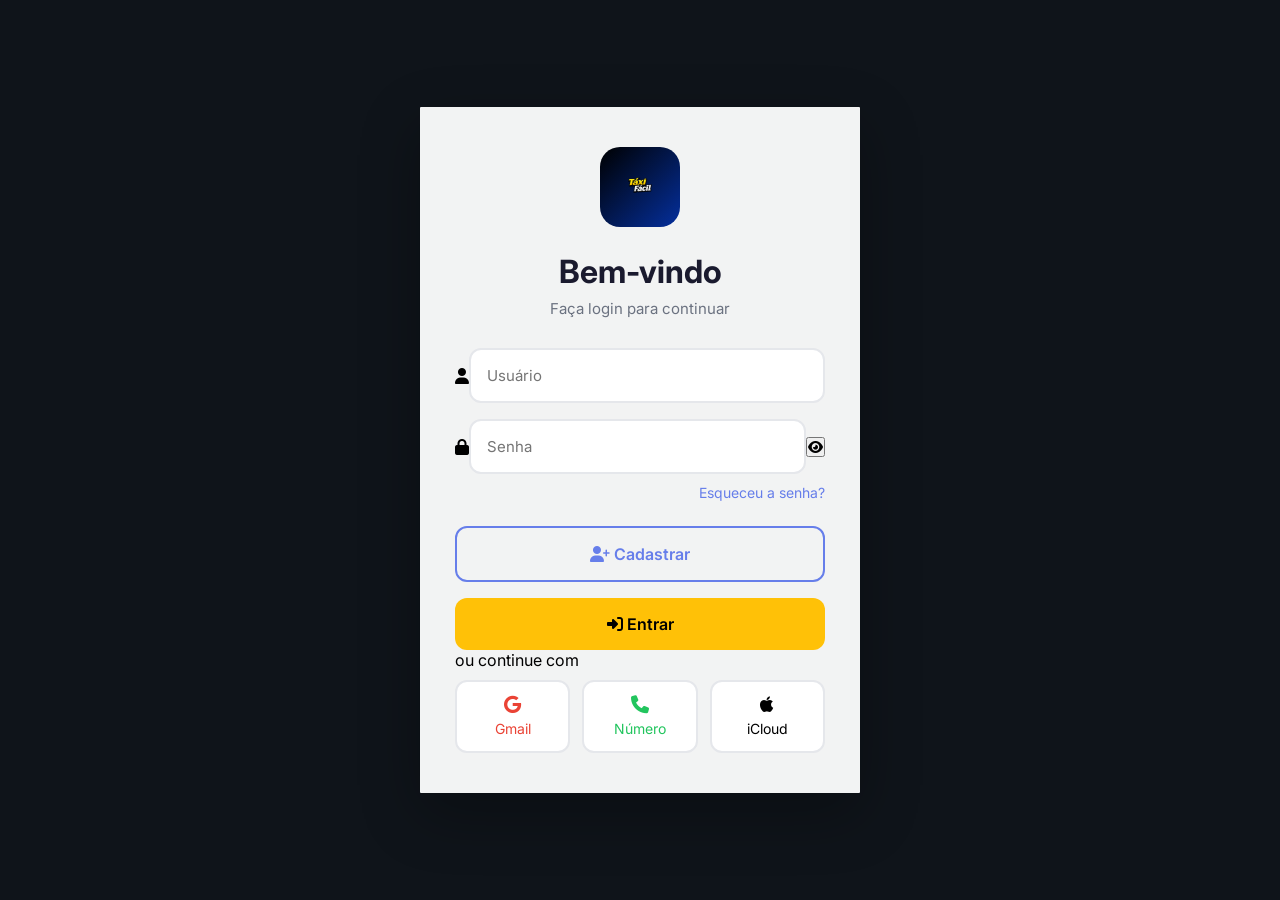
<file: index.html>
<!DOCTYPE html>
<html lang="pt-BR">
<head>
    <meta charset="UTF-8">
    <meta name="viewport" content="width=device-width, initial-scale=1.0">
    <title>Login - Bem-vindo</title>
    <link rel="stylesheet" href="https://cdn.jsdelivr.net/npm/@fortawesome/fontawesome-free@6.4.0/css/all.min.css">
    <link href="https://fonts.googleapis.com/css2?family=Inter:wght@300;400;500;600;700&display=swap" rel="stylesheet">
    <link rel="stylesheet" href="style.css">
</head>
<body>
    <div class="container">
        <div class="login-card">
            <!-- Logo/Ícone -->
            <div class="logo">
                <img src="img/taxi.png" alt="Taxi Fácil">
            </div>

            <!-- Título -->
            <h1 class="title">Bem-vindo</h1>
            <p class="subtitle">Faça login para continuar</p>

            <!-- Formulário -->
            <form class="login-form" id="loginForm">
                <!-- Campo Usuário -->
                <div class="input-group">
                    <i class="fas fa-user"></i>
                    <input type="text" id="username" placeholder="Usuário" required>
                </div>

                <!-- Campo Senha -->
                <div class="input-group">
                    <i class="fas fa-lock"></i>
                    <input type="password" id="password" placeholder="Senha" required>
                    <button type="button" class="toggle-password" id="togglePassword">
                        <i class="fas fa-eye"></i>
                    </button>
                </div>

                <!-- Link Esqueci a senha -->
                <div class="forgot-password">
                    <a href="#" class="link">Esqueceu a senha?</a>
                </div>

                <!-- Botão Cadastrar -->
                <button type="button" class="btn btn-secondary" id="registerBtn">
                    <i class="fas fa-user-plus"></i>
                    Cadastrar
                </button>

                <!-- Botão Entrar -->
                <button type="submit" class="btn btn-primary">
                    <i class="fas fa-sign-in-alt"></i>
                    Entrar
                </button>
            </form>

            <!-- Separador -->
            <div class="divider">
                <span>ou continue com</span>
            </div>

            <!-- Botões de Login Social -->
            <div class="social-login">
                <button class="social-btn gmail" id="gmailBtn">
                    <i class="fab fa-google"></i>
                    <span>Gmail</span>
                </button>
                <button class="social-btn phone" id="phoneBtn">
                    <i class="fas fa-phone"></i>
                    <span>Número</span>
                </button>
                <button class="social-btn icloud" id="icloudBtn">
                    <i class="fab fa-apple"></i>
                    <span>iCloud</span>
                </button>
            </div>
        </div>
    </div>

    <script src="js/main.js"></script>
</body>
</html>
</file>
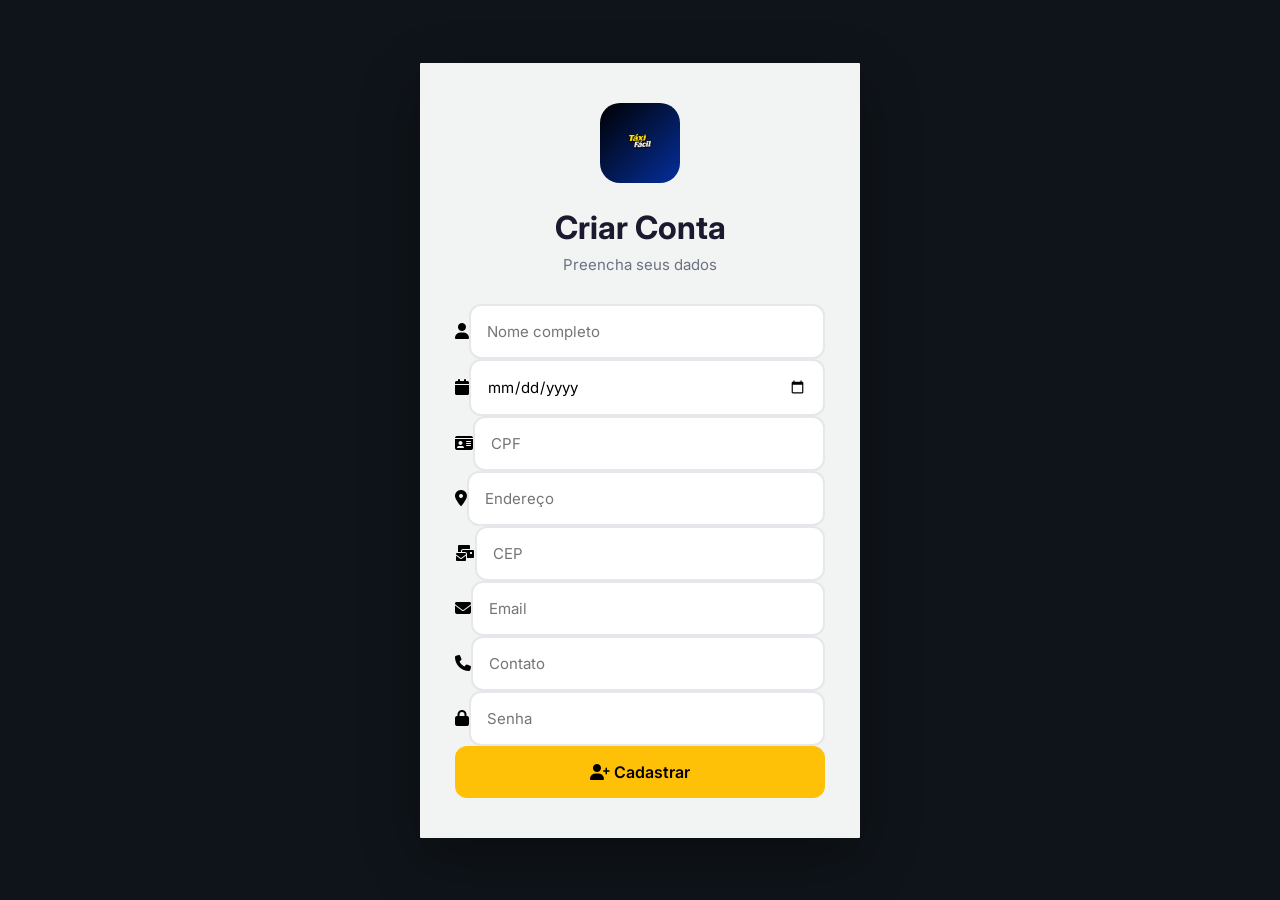
<file: cadastro.html>
<!DOCTYPE html>
<html lang="pt-BR">
<head>

<meta charset="UTF-8">
<meta name="viewport" content="width=device-width, initial-scale=1.0">

<title>Cadastro - Taxi Fácil</title>

<link rel="stylesheet" href="https://cdn.jsdelivr.net/npm/@fortawesome/fontawesome-free@6.4.0/css/all.min.css">
<link href="https://fonts.googleapis.com/css2?family=Inter:wght@300;400;500;600;700&display=swap" rel="stylesheet">
<link rel="stylesheet" href="style.css">

</head>

<body>

<div class="container">

<div class="login-card">

<!-- Logo -->
<div class="logo">
<img src="img/taxi.png" alt="Taxi Fácil">
</div>

<!-- Título -->
<h1 class="title">Criar Conta</h1>
<p class="subtitle">Preencha seus dados</p>

<form class="register-form" id="formCadastro">

<div class="input-group">
<i class="fas fa-user"></i>
<input type="text" placeholder="Nome completo">
</div>

<div class="input-group">
<i class="fas fa-calendar"></i>
<input type="date">
</div>

<div class="input-group">
<i class="fas fa-id-card"></i>
<input type="text" placeholder="CPF">
</div>

<div class="input-group">
<i class="fas fa-map-marker-alt"></i>
<input type="text" placeholder="Endereço">
</div>

<div class="input-group">
<i class="fas fa-mail-bulk"></i>
<input type="text" placeholder="CEP">
</div>

<div class="input-group">
<i class="fas fa-envelope"></i>
<input type="email" placeholder="Email">
</div>

<div class="input-group">
<i class="fas fa-phone"></i>
<input type="tel" placeholder="Contato">
</div>

<div class="input-group">
<i class="fas fa-lock"></i>
<input type="password" placeholder="Senha">
</div>

<button type="submit" class="btn btn-primary btn-register">
<i class="fas fa-user-plus"></i>
Cadastrar
</button>

</form>

</div>

</div>

<script>

document.getElementById("formCadastro").addEventListener("submit", function(e){

e.preventDefault(); // impede recarregar a página

// redireciona para página do mapa/pedido
window.location.href = "pedido.html";

});

</script>

</body>
</html>
</file>
<file: style.css>
/* ========================= */
/* RESET */
/* ========================= */

*{
    margin:0;
    padding:0;
    box-sizing:border-box;
    font-family:'Inter',sans-serif;
    }
    
    /* ========================= */
    /* BODY */
    /* ========================= */
    body{
        height:100vh;
        background:#0f141a;
        display:flex;
        justify-content:center;
        }
    
    /* ========================= */
    /* CONTAINER */
    /* ========================= */
    
    .container{
    width:100%;
    max-width:440px;
    margin:auto;
    animation:fadeIn 0.6s ease-in-out;
    }
    
    @keyframes fadeIn{
    from{
    opacity:0;
    transform:translateY(-20px);
    }
    to{
    opacity:1;
    transform:translateY(0);
    }
    }
    
    /* ========================= */
    /* LOGIN */
    /* ========================= */
    
    .login-card{
    background:rgba(255,255,255,0.95);
    backdrop-filter:blur(10px);
    border-radius:1px;
    padding:40px 35px;
    box-shadow:0 20px 60px rgba(0,0,0,0.3);
    }
    
    /* LOGO LOGIN */
    
    .logo{
        width:80px;
        height:80px;
        background:linear-gradient(135deg,#000000 0%,#042f9d 100%);
        border-radius:20px;
        display:flex;
        align-items:center;
        justify-content:center;
        margin:0 auto 25px;
        overflow:hidden;
        }
        
        .logo img{
        width:55px;
        }
    
    /* TITULOS */
    
    .title{
    font-size:32px;
    font-weight:700;
    color:#1a1a2e;
    text-align:center;
    margin-bottom:8px;
    }
    
    .subtitle{
    font-size:15px;
    color:#6b7280;
    text-align:center;
    margin-bottom:30px;
    }
    
    /* FORM */
    
    .login-form{
    display:flex;
    flex-direction:column;
    gap:16px;
    }
    
    /* INPUT */
    
    .input-group{
    position:relative;
    display:flex;
    align-items:center;
    }
    
    .input-group input{
    width:100%;
    padding:16px;
    font-size:15px;
    border:2px solid #e5e7eb;
    border-radius:12px;
    outline:none;
    transition:0.3s;
    background:white;
    }
    
    .input-group input:focus{
    border-color:#667eea;
    box-shadow:0 0 0 4px rgba(102,126,234,0.1);
    }
    
    /* LINKS */
    
    .forgot-password{
    text-align:right;
    margin-top:-8px;
    margin-bottom:8px;
    }
    
    .link{
    font-size:14px;
    color:#667eea;
    text-decoration:none;
    }
    
    .link:hover{
    text-decoration:underline;
    }
    
    /* BOTÕES */
    
    .btn{
    width:100%;
    padding:16px;
    font-size:16px;
    font-weight:600;
    border:none;
    border-radius:12px;
    cursor:pointer;
    transition:0.3s;
    }
    
    .btn-primary{
    background:#ffc107;
    color:#000;
    }
    
    .btn-primary:hover{
    transform:translateY(-2px);
    box-shadow:0 6px 20px rgba(0,0,0,0.2);
    }
    
    .btn-secondary{
    background:transparent;
    color:#667eea;
    border:2px solid #667eea;
    }
    
    .btn-secondary:hover{
    background:#667eea;
    color:white;
    }
    
  
    /* ========================= */
/* APP TAXI */
/* ========================= */

.app{
    width:100%;
    max-width:440px;
    height:100vh;
    margin:auto;
    background:#1a1f26;
    position:relative;
    overflow:hidden;
    }
    
    /* HEADER */
    
    .top-bar{
    position:absolute;
    top:0;
    left:0;
    right:0;
    display:flex;
    align-items:center;
    padding:20px;
    z-index:1000;
    }
    
    /* LOGO HEADER */
    
    .logo img{
    width:40px;
    }
    
    /* ========================= */
    /* CARD ROTA */
    /* ========================= */
    
    .ride-card{
    position:absolute;
    top:10px;
    left:15px;
    right:15px;
    background:#20262e;
    padding:15px;
    border-radius:15px;
    box-shadow:0 10px 20px rgba(0,0,0,0.5);
    z-index:1000;
    }
    
    .ride-card .input-group{
    display:flex;
    align-items:center;
    background:#1a1f26;
    padding:10px;
    border-radius:10px;
    margin-bottom:10px;
    }
    
    .ride-card input{
    flex:1;
    background:none;
    border:none;
    color:white;
    outline:none;
    }
    
    /* ICONES */
    
    .dot{
    width:10px;
    height:10px;
    background:white;
    border-radius:50%;
    margin-right:10px;
    }
    
    .arrow{
    color:#ffcc00;
    margin-right:10px;
    }
    
    .add{
    background:#ffcc00;
    border:none;
    width:25px;
    height:25px;
    border-radius:50%;
    cursor:pointer;
    }
    
    /* ========================= */
    /* MAPA */
    /* ========================= */
    
    #map{
    position:absolute;
    top:0;
    left:0;
    width:100%;
    height:100%;
    z-index:1;
    }
    
    /* BOTÃO LOCALIZAÇÃO */

    .location-btn{
    position:absolute;
    bottom:170px;
    right:20px;
    background:#ffcc00;
    width:50px;
    height:50px;
    border-radius:50%;
    display:flex;
    align-items:center;
    justify-content:center;
    font-size:22px;
    cursor:pointer;
    z-index:1000;
    box-shadow:0 5px 10px rgba(0,0,0,0.3);
    }
    
    /* ========================= */
/* MENU INFERIOR */
/* ========================= */

.bottom-menu{
    position:fixed;
    bottom:0;
    left:0;
    
    width:100%;
    height:70px;
    
    background:#0f1b2d;
    
    display:flex;
    justify-content:space-around;
    align-items:center;
    
    border-top:1px solid #2d333b;
    z-index:999;
    }
    
    .menu-item{
    background:none;
    border:none;
    color:#9ca3af;
    font-size:14px;
    display:flex;
    flex-direction:column;
    align-items:center;
    cursor:pointer;
    text-decoration:none;
    }
    
    .menu-item span{
    font-size:12px;
    }
    
    .menu-item.active{
    color:#facc15;
    }
    
    
    /* ========================= */
    /* RESPONSIVO */
    /* ========================= */
    
    .app{
    width:100%;
    max-width:440px;
    height:100vh;
    margin:auto;
    position:relative;
    overflow:hidden;
    background:#1a1f26;
    }
    
    @media (max-width:480px){
    
    .app{
    width:100%;
    max-width:440px;
    height:100vh;
    margin:auto;
    position:relative;
    overflow:hidden;
    background:#1a1f26;
    }
    
    }
    
    
    /* ========================= */
    /* BOTÃO PEDIR CORRIDA */
    /* ========================= */
    
    .request-ride{
    position:fixed;
    bottom:90px;
    left:20px;
    right:20px;
    
    background:#ffcc00;
    color:#000;
    
    font-size:18px;
    font-weight:600;
    
    padding:16px;
    
    border:none;
    border-radius:14px;
    
    cursor:pointer;
    
    z-index:1000;
    
    box-shadow:0 6px 20px rgba(0,0,0,0.4);
    
    transition:0.2s;
    }
    
    .request-ride:hover{
    transform:scale(1.02);
    }
    
    
    /* ========================= */
    /* MODAL PEDIR CORRIDA */
    /* ========================= */
    
    .ride-modal{
    position:fixed;
    top:0;
    left:0;
    
    width:100%;
    height:100%;
    
    background:rgba(0,0,0,0.6);
    
    display:none;
    
    align-items:center;
    justify-content:center;
    
    z-index:2000;
    }
    
    .ride-box{
    background:#20262e;
    padding:25px;
    border-radius:16px;
    width:280px;
    text-align:center;
    color:white;
    }
    
    .ride-box h3{
    margin-bottom:20px;
    }
    
    .ride-option{
    width:100%;
    padding:14px;
    margin-bottom:12px;
    border:none;
    border-radius:12px;
    font-size:16px;
    cursor:pointer;
    }
    
    .taxi{
    background:#ffcc00;
    color:#000;
    }
    
    .moto{
    background:#3b82f6;
    color:white;
    }
    
    .ride-close{
    background:#444;
    color:white;
    border:none;
    padding:10px;
    border-radius:10px;
    width:100%;
    cursor:pointer;
    }
    
    
    /* ========================= */
    /* SOCIAL LOGIN */
    /* ========================= */
    
    .social-login{
    display:grid;
    grid-template-columns:repeat(3,1fr);
    gap:12px;
    margin-top:10px;
    }
    
    .social-btn{
    padding:14px;
    border:2px solid #e5e7eb;
    border-radius:12px;
    background:white;
    cursor:pointer;
    
    display:flex;
    flex-direction:column;
    align-items:center;
    justify-content:center;
    
    gap:6px;
    
    font-size:14px;
    
    transition:0.3s;
    }
    
    .social-btn i{
    font-size:18px;
    }
    
    .gmail{
    color:#ea4335;
    }
    
    .phone{
    color:#22c55e;
    }
    
    .icloud{
    color:#000;
    }
    
    .social-btn:hover{
    transform:translateY(-3px);
    box-shadow:0 5px 15px rgba(0,0,0,0.15);
    }
    
    
    /* ========================= */
    /* MENU LATERAL CORRIDA */
    /* ========================= */
    
    .menu-corrida{
    position:fixed;
    top:0;
    right:-100%;
    
    width:80%;
    height:100%;
    
    background:#0b1b2b;
    color:white;
    
    padding:20px;
    
    transition:0.4s;
    
    z-index:1500;
    }
    
    .menu-corrida.ativo{
    right:0;
    }
    
    .btn-pedir{
    position:fixed;
    bottom:90px;
    left:50%;
    
    transform:translateX(-50%);
    
    background:#FFC107;
    
    border:none;
    
    padding:18px 40px;
    
    font-size:18px;
    
    border-radius:30px;
    
    font-weight:bold;
    }
    
    
    /* ========================= */
    /* TELA CONTA */
    /* ========================= */
    
    .conta-container{
    padding:20px;
    padding-bottom:90px;
    color:white;
    }
    
    .perfil{
    text-align:center;
    margin-bottom:30px;
    }
    
    .foto{
    width:90px;
    height:90px;
    border-radius:50%;
    margin-bottom:10px;
    }
    
    .editar{
    background:#FFC107;
    border:none;
    padding:10px 20px;
    border-radius:20px;
    margin-top:10px;
    cursor:pointer;
    }
    
    .menu-conta a{
    display:block;
    background:#1b2a3a;
    padding:15px;
    border-radius:12px;
    margin-bottom:10px;
    text-decoration:none;
    color:white;
    }
    
    .menu-conta a:hover{
    background:#253546;
    }
    
    .sair{
    width:100%;
    background:#ff4d4d;
    border:none;
    padding:15px;
    border-radius:20px;
    margin-top:20px;
    color:white;
    font-weight:bold;
    cursor:pointer;
    }
    
    .sair:hover{
    background:#e33a3a;
    }
</file>
